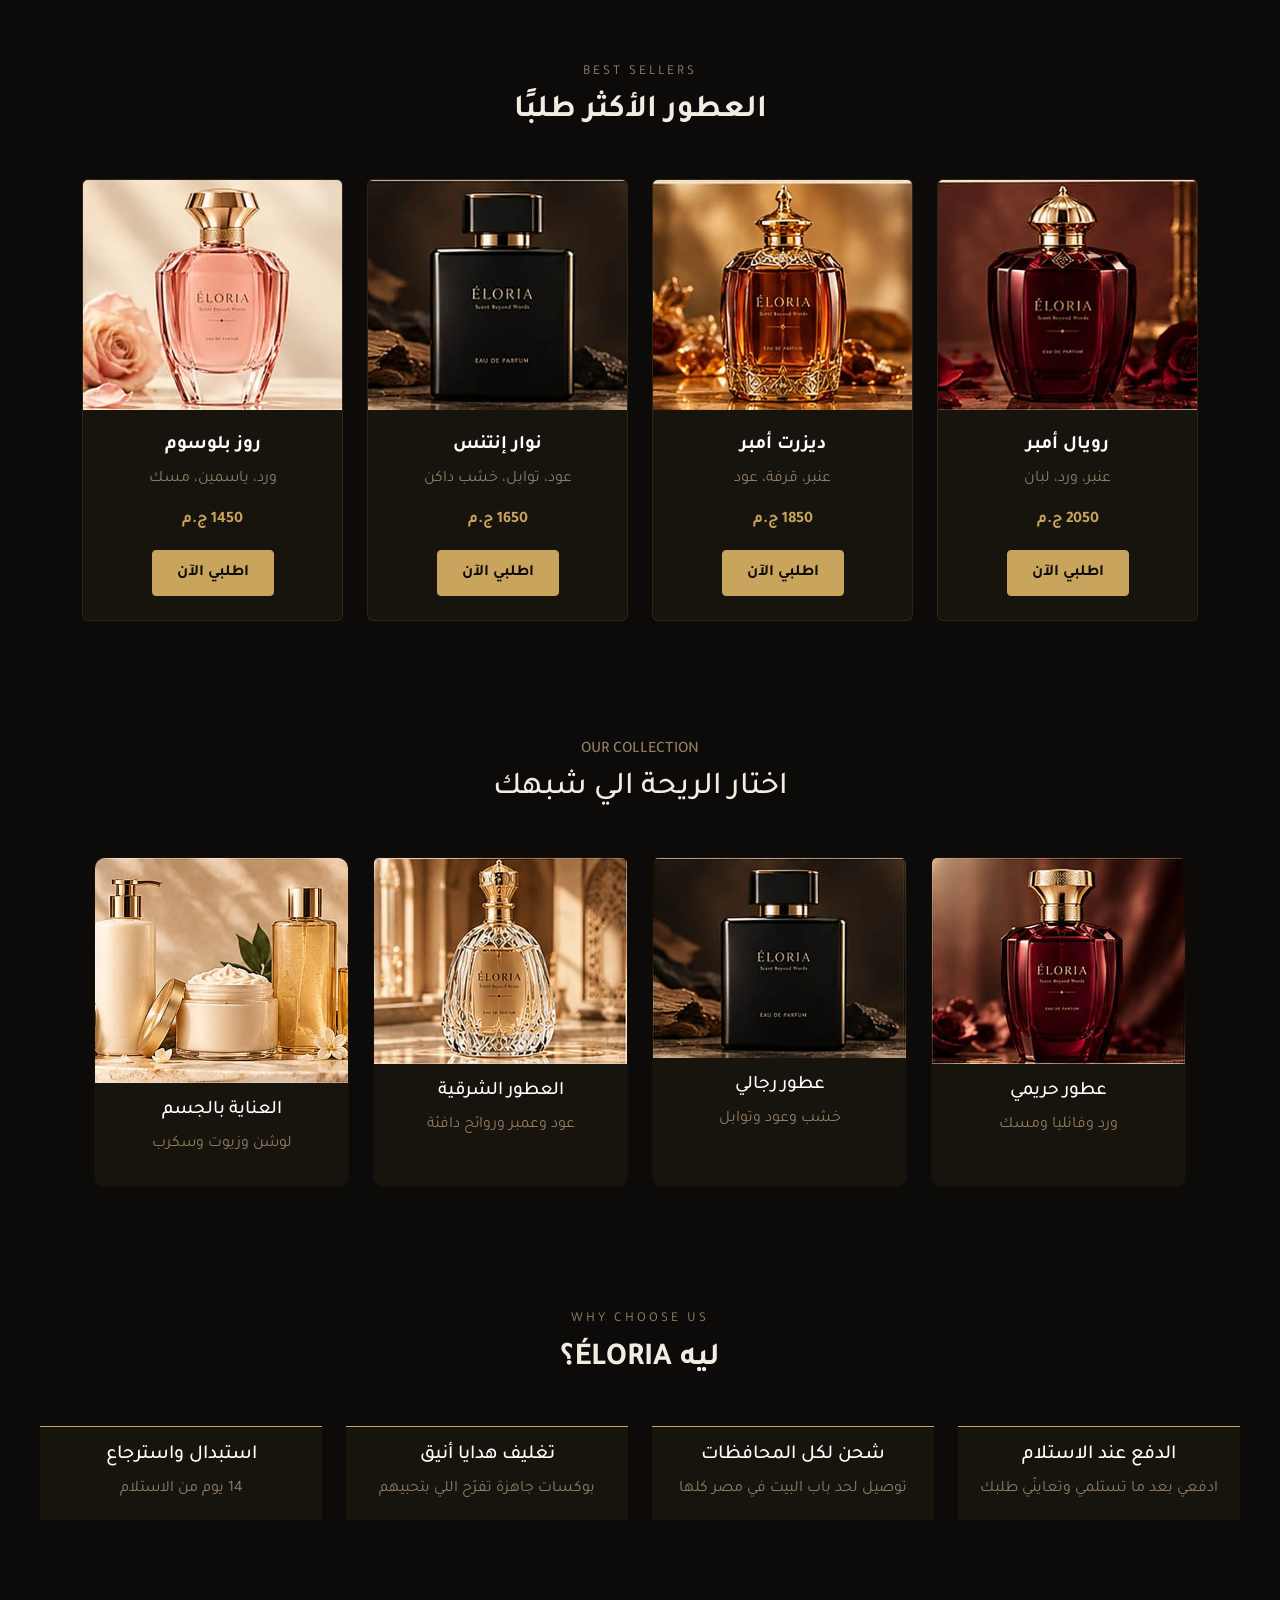
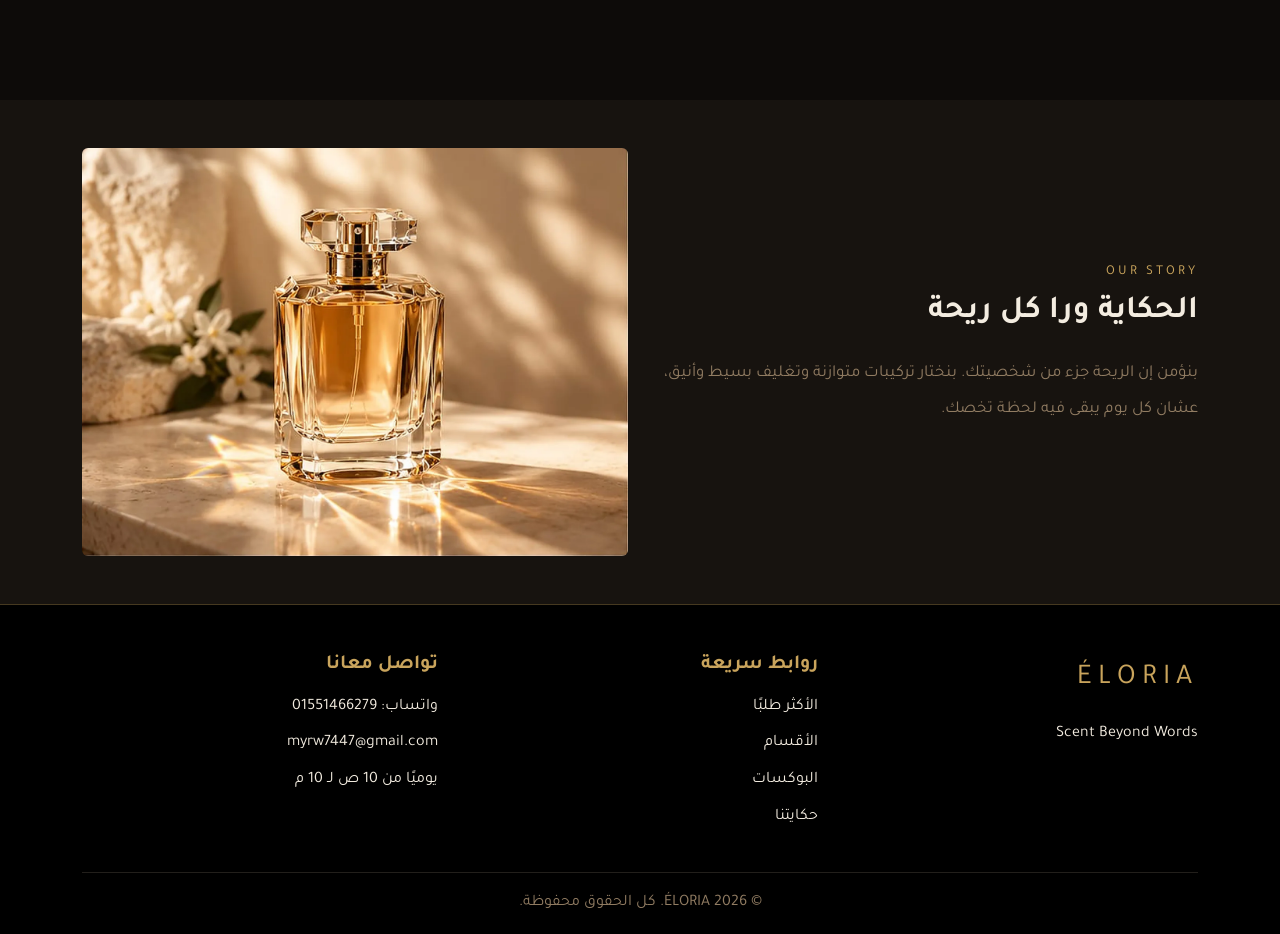
<file: index.html>
<!DOCTYPE html>
<html lang="ar" dir="rtl">

<head>
  <meta charset="UTF-8">
  <meta name="viewport" content="width=device-width, initial-scale=1.0">
  <title>ÉLORIA — عطور وعناية بالجسم</title>
  <link href="https://fonts.googleapis.com/css2?family=Tajawal:wght@400;500;700&display=swap" rel="stylesheet">

  <!-- ملف CSS لكل قسم. ممنوع تعدلوا في الـ head، وكل واحد يكتب في ملفه بس -->
  <link href="https://cdn.jsdelivr.net/npm/bootstrap@5.3.8/dist/css/bootstrap.min.css" rel="stylesheet">
  <link rel="stylesheet" href="css/base.css">
  <link rel="stylesheet" href="css/navbar.css">
  <link rel="stylesheet" href="css/hero.css">
  <link rel="stylesheet" href="css/best-sellers.css">
  <link rel="stylesheet" href="css/collections.css">
  <link rel="stylesheet" href="css/why-us.css">
  <link rel="stylesheet" href="css/gifts.css">
  <link rel="stylesheet" href="css/story.css">
  <link rel="stylesheet" href="css/contact-band.css">
  <link rel="stylesheet" href="css/footer.css">

</head>

<body>

  <!-- ============================================================
       كل عضو يكتب جوه قسمه بس (بين START و END) ومايلمسش أقسام غيره.
       الصور في فولدر images/ وتتكتب كـ images/اسم-الصورة.webp
       ============================================================ -->


  <!-- ========== START Member-1: Navbar ========== -->
  <header id="navbar">

  </header>
  <!-- ========== END Member-1: Navbar ========== -->



  <!-- ========== START Member-1: Hero ========== -->
  <section id="hero">

  </section>
  <!-- ========== END Member-1: Hero ========== -->



  <!-- ========== START Rahma Ayman : العطور الأكثر طلبًا ========== -->
    <section id="best-sellers" class="section best-sellers">
      <div class="container">
    
        <span class="small-title mb-2">Best Sellers</span>
        <h2 class="fw-bold mb-5">العطور الأكثر طلبًا</h2>
    
        <div class="row g-4">
    
          <div class="col-lg-3 col-md-6">
            <article class="card bs-card h-100">
              <img src="images/perfume-oriental-03-royal-amber.webp" class="card-img-top"
                alt="زجاجة عطر رويال أمبر باللون العنابي">
              <div class="card-body">
                <h5 class="card-title">رويال أمبر</h5>
                <p class="card-text">عنبر، ورد، لبان</p>
                <p class="bs-price">2050 ج.م</p>
                <a href="https://wa.me/201551466279?text=عايزة أطلب عطر رويال أمبر" target="_blank" rel="noopener"
                  class="btn">اطلبي الآن</a>
              </div>
            </article>
          </div>
    
          <div class="col-lg-3 col-md-6">
            <article class="card bs-card h-100">
              <img src="images/perfume-oriental-01-desert-amber.webp" class="card-img-top"
                alt="زجاجة عطر ديزرت أمبر باللون الكهرماني">
              <div class="card-body">
                <h5 class="card-title">ديزرت أمبر</h5>
                <p class="card-text">عنبر، قرفة، عود</p>
                <p class="bs-price">1850 ج.م</p>
                <a href="https://wa.me/201551466279?text=عايزة أطلب عطر ديزرت أمبر" target="_blank" rel="noopener"
                  class="btn">اطلبي الآن</a>
              </div>
            </article>
          </div>
    
          <div class="col-lg-3 col-md-6">
            <article class="card bs-card h-100">
              <img src="images/perfume-men-01-noir-intense.webp" class="card-img-top" alt="زجاجة عطر نوار إنتنس الأسود">
              <div class="card-body">
                <h5 class="card-title">نوار إنتنس</h5>
                <p class="card-text">عود، توابل، خشب داكن</p>
                <p class="bs-price">1650 ج.م</p>
                <a href="https://wa.me/201551466279?text=عايز أطلب عطر نوار إنتنس" target="_blank" rel="noopener"
                  class="btn">اطلبي الآن</a>
              </div>
            </article>
          </div>
    
          <div class="col-lg-3 col-md-6">
            <article class="card bs-card h-100">
              <img src="images/perfume-women-01-rose-blossom.webp" class="card-img-top" alt="زجاجة عطر روز بلوسوم الوردي">
              <div class="card-body">
                <h5 class="card-title">روز بلوسوم</h5>
                <p class="card-text">ورد، ياسمين، مسك</p>
                <p class="bs-price">1450 ج.م</p>
                <a href="https://wa.me/201551466279?text=عايزة أطلب عطر روز بلوسوم" target="_blank" rel="noopener"
                  class="btn">اطلبي الآن</a>
              </div>
            </article>
          </div>
    
        </div>
      </div>
    </section>

  <!-- ========== END Member-2: العطور الأكثر طلبًا ========== -->



  <!-- ========== START Mahmoud Mohamed Mostafa: الأقسام (Collections) ========== -->
  <section id="collections" class="section collections">

    <div class="container">
      <div class="titel">
        <h4 class="h6">OUR COLLECTION</h4>
      </div>

      <div class="sub-titel">
        <h2>اختار الريحة الي شبهك</h2>
      </div>

      <div class="container text-center coll-img">
        <div class="row">

          <div class="col-lg-3 col-md-3">

            <section class="card coll-card" style="max-width: 320px">
              <img src="images/perfume-women-03-velvet-oud.webp" class="card-img-top" alt="...">
              <div class="card-body">
                <h4 class="card-title">عطور حريمي</h4>
                <p class="card-text">ورد وفانليا ومسك</p>
              </div>
            </section>

          </div>

          <div class="col-lg-3 col-md-3">

            <section class="card coll-card" style="max-width: 320px">
              <img src="images/perfume-men-01-noir-intense.webp" class="card-img-top" alt="...">
              <div class="card-body">
                <h4 class="card-title">عطور رجالي</h4>
                <p class="card-text">خشب وعود وتوابل</p>
              </div>
            </section>

          </div>

          <div class="col-lg-3 col-md-3">

            <section class="card coll-card" style="max-width: 320px">
              <img src="images/perfume-oriental-04-arabian-oud.webp" class="card-img-top" alt="...">
              <div class="card-body">
                <h4 class="card-title">العطور الشرقية</h4>
                <p class="card-text">عود وعمبر وروائح دافئة</p>
              </div>
            </section>

          </div>

          <div class="col-lg-3 col-md-3">

            <section class="card coll-card" style="max-width: 320px">
              <img class="care" src="images/banner-body-care.webp" class="card-img-top" alt="...">
              <div class="card-body">
                <h4 class="card-title">العناية بالجسم</h4>
                <p class="card-text">لوشن وزيوت وسكرب</p>

              </div>
            </section>
            
          </div>

        </div>
      </div>
    </div>

  </section>
  <!-- ========== END Mahmoud Mohamed Mostafa: الأقسام (Collections) ========== -->



  <!-- ========== START Marwa Ghazal: ليه ÉLORIA ========== -->
  <section id="why-us" class="section why-us">
    <span class="small-title mb-2">Why Choose Us</span>
    <h2 class="fw-bold mb-5">ليه ÉLORIA؟</h2>

    <div class="row g-4">

      <div class="col-lg-3 col-md-6">
        <div class="card why-card h-100">
          <div class="card-body">
            <h5 class="card-title">الدفع عند الاستلام</h5>
            <p class="card-text">ادفعي بعد ما تستلمي وتعاينّي طلبك</p>
          </div>
        </div>
      </div>

      <div class="col-lg-3 col-md-6">
        <div class="card why-card h-100">
          <div class="card-body">
            <h5 class="card-title">شحن لكل المحافظات</h5>
            <p class="card-text">توصيل لحد باب البيت في مصر كلها</p>
          </div>
        </div>
      </div>

      <div class="col-lg-3 col-md-6">
        <div class="card why-card h-100">
          <div class="card-body">
            <h5 class="card-title">تغليف هدايا أنيق</h5>
            <p class="card-text">بوكسات جاهزة تفرّح اللي بتحبيهم</p>
          </div>
        </div>
      </div>

      <div class="col-lg-3 col-md-6">
        <div class="card why-card h-100">
          <div class="card-body">
            <h5 class="card-title">استبدال واسترجاع</h5>
            <p class="card-text">14 يوم من الاستلام</p>
          </div>
        </div>
      </div>

    </div>
  </section>
  <!-- ========== END Marwa Ghazal: ليه ÉLORIA ========== -->



  <!-- ========== START Member-4: البوكسات (Gift Sets) ========== -->
  <section id="gifts" class="section">

  </section>
  <!-- ========== END Member-4: البوكسات (Gift Sets) ========== -->



<!-- ========== START Marwa Ghazal: الحكاية (Our Story) ========== -->
  <section id="story" class="story py-5">
    <div class="container">
      <div class="row align-items-center g-4">

        <div class="col-lg-6">
          <span class="small-title mb-2">Our Story</span>
          <h2 class="fw-bold">الحكاية ورا كل ريحة</h2>
          <p class="story-text">بنؤمن إن الريحة جزء من شخصيتك. بنختار تركيبات متوازنة وتغليف بسيط وأنيق، عشان كل يوم يبقى فيه لحظة تخصك.</p>
        </div>

        <div class="col-lg-6">
          <img src="images/story-art-of-fragrance.webp" class="img-fluid rounded" alt="زجاجة عطر ÉLORIA في ضوء الشمس">
        </div>

      </div>
    </div>
  </section>
  <!-- ========== END Marwa Ghazal: الحكاية (Our Story) ========== -->


  <!-- ========== START Member-1: شريط التواصل ========== -->
  <section id="contact-band">

  </section>
  <!-- ========== END Member-1: شريط التواصل ========== -->



  <!-- ========== START Marwa Ghazal: Footer ========== -->
  <footer id="footer" class="site-footer pt-5">
    <div class="container">
      <div class="row g-4">

        <div class="col-lg-4 col-md-12">
          <a href="#navbar" class="logo">ÉLORIA</a>
          <p class="mt-3 mb-0">Scent Beyond Words</p>
        </div>

        <div class="col-lg-4 col-md-6">
          <h5 class="fw-bold mb-3">روابط سريعة</h5>
          <ul class="list-unstyled">
            <li class="mb-2"><a href="#best-sellers">الأكثر طلبًا</a></li>
            <li class="mb-2"><a href="#collections">الأقسام</a></li>
            <li class="mb-2"><a href="#gifts">البوكسات</a></li>
            <li class="mb-2"><a href="#story">حكايتنا</a></li>
          </ul>
        </div>

        <div class="col-lg-4 col-md-6">
          <h5 class="fw-bold mb-3">تواصل معانا</h5>
          <ul class="list-unstyled">
            <li class="mb-2"><a href="https://wa.me/201551466279" target="_blank" rel="noopener">واتساب: <span dir="ltr">01551466279</span></a></li>
            <li class="mb-2"><a href="mailto:myrw7447@gmail.com">myrw7447@gmail.com</a></li>
            <li class="mb-2">يوميًا من 10 ص لـ 10 م</li>
          </ul>
        </div>

      </div>

      <div class="footer-bottom text-center mt-4 py-3">
        <p class="mb-0">© ÉLORIA 2026. كل الحقوق محفوظة.</p>
      </div>
    </div>
  </footer>
  <!-- ========== END Marwa Ghazal: Footer ========== -->

  <script src="https://cdn.jsdelivr.net/npm/bootstrap@5.3.8/dist/js/bootstrap.bundle.min.js"></script>

</body>

</html>
</file>
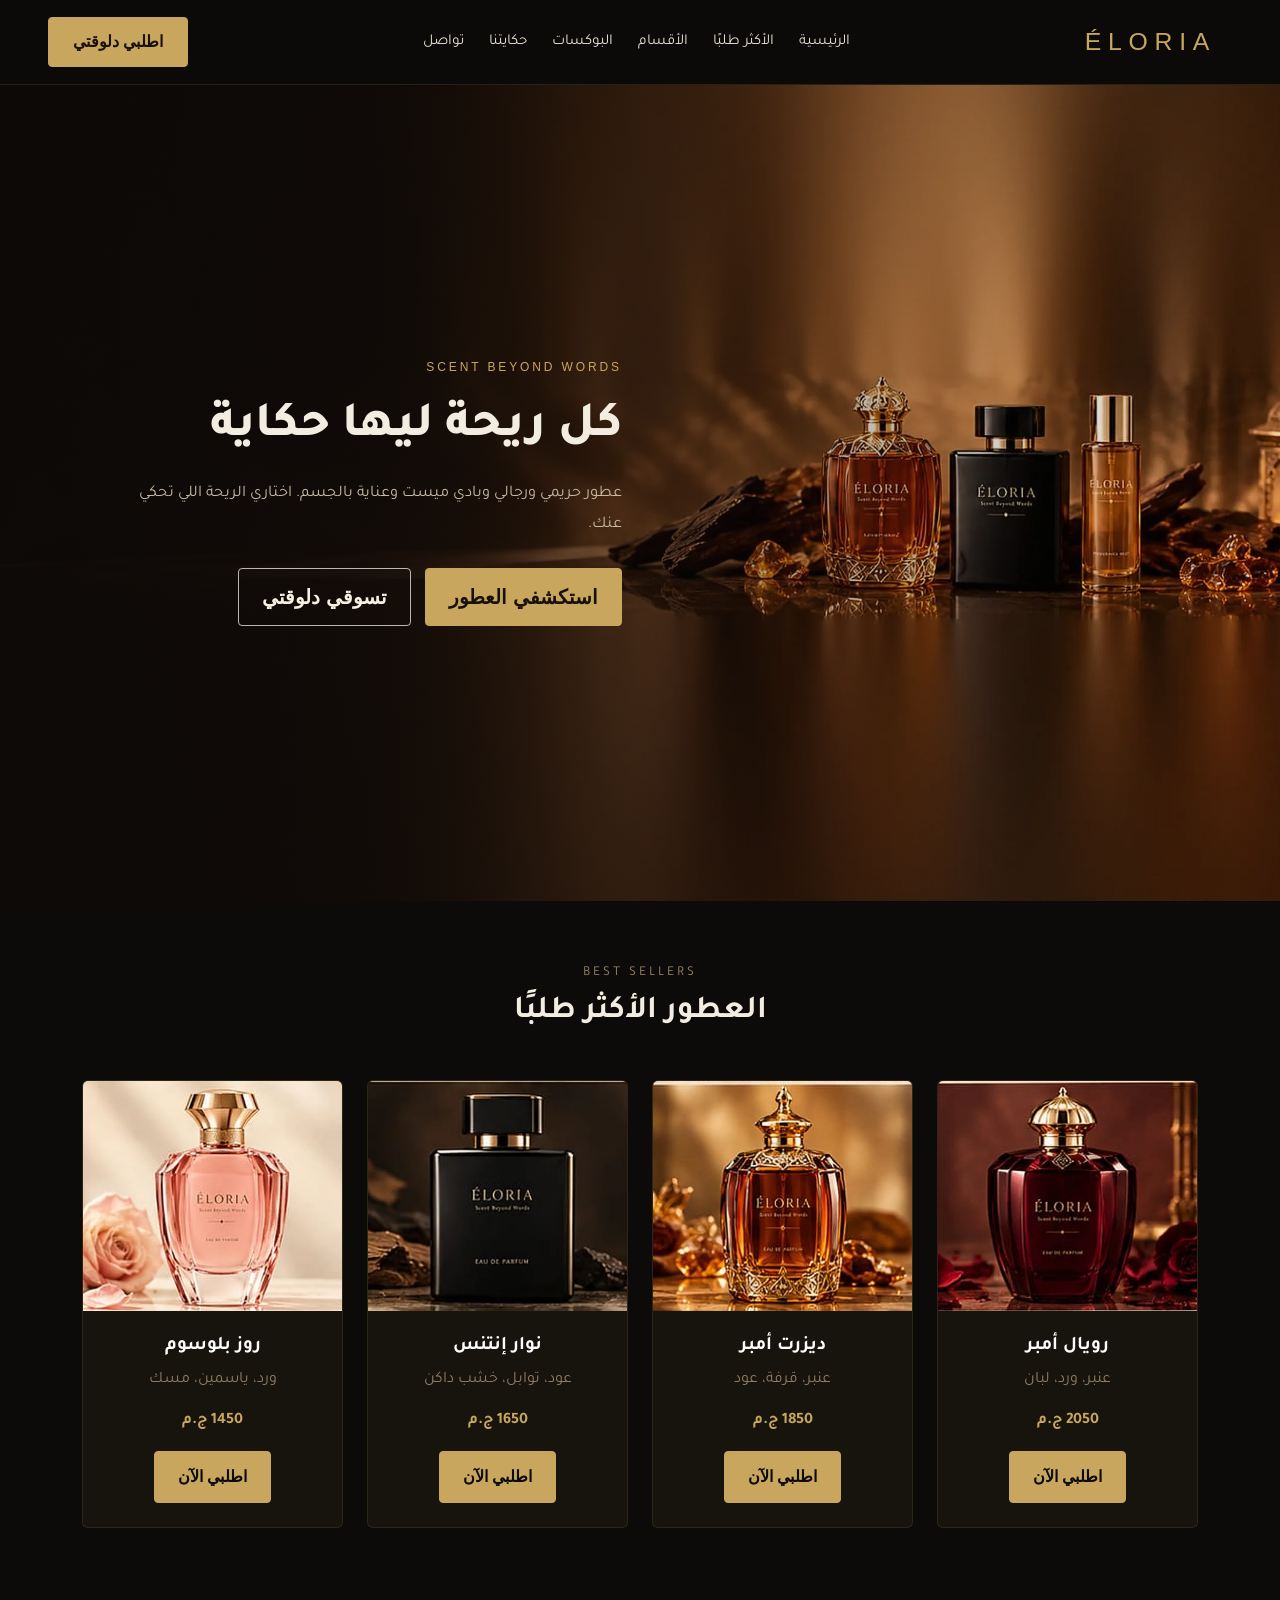
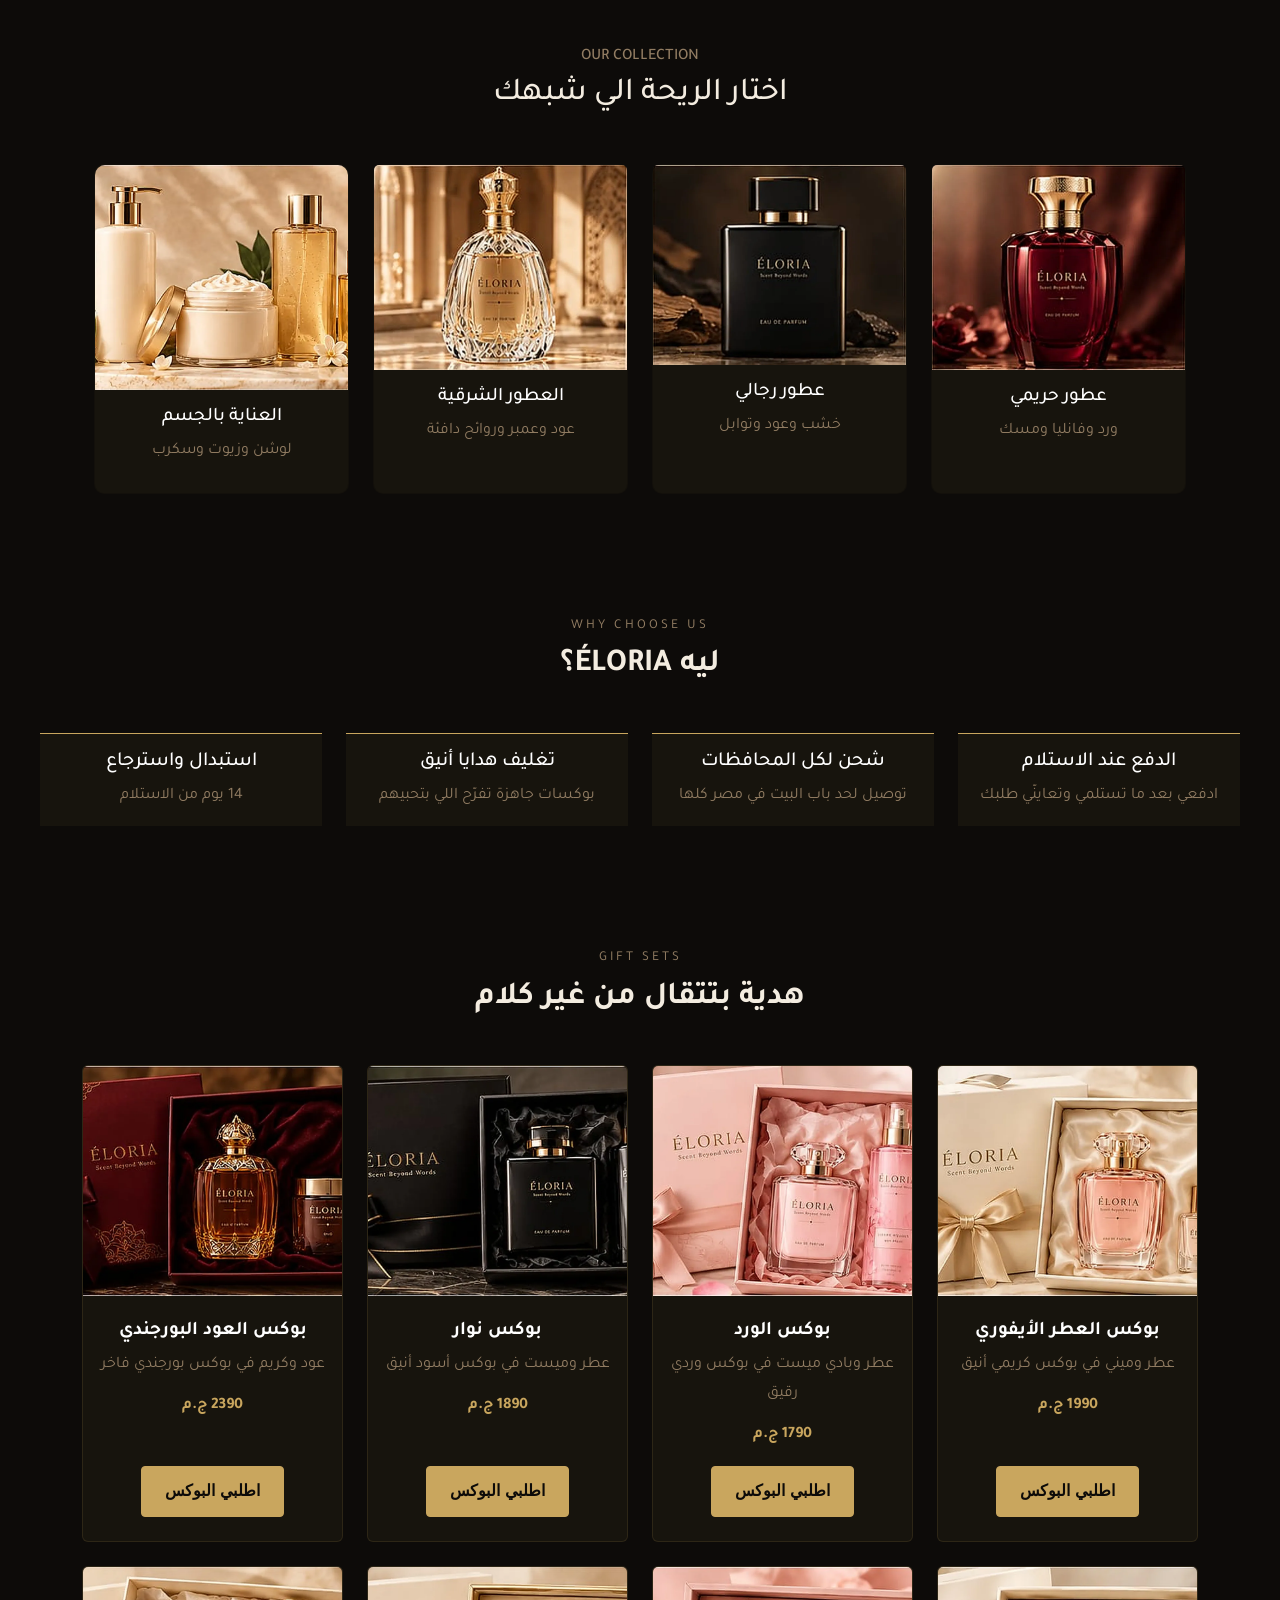
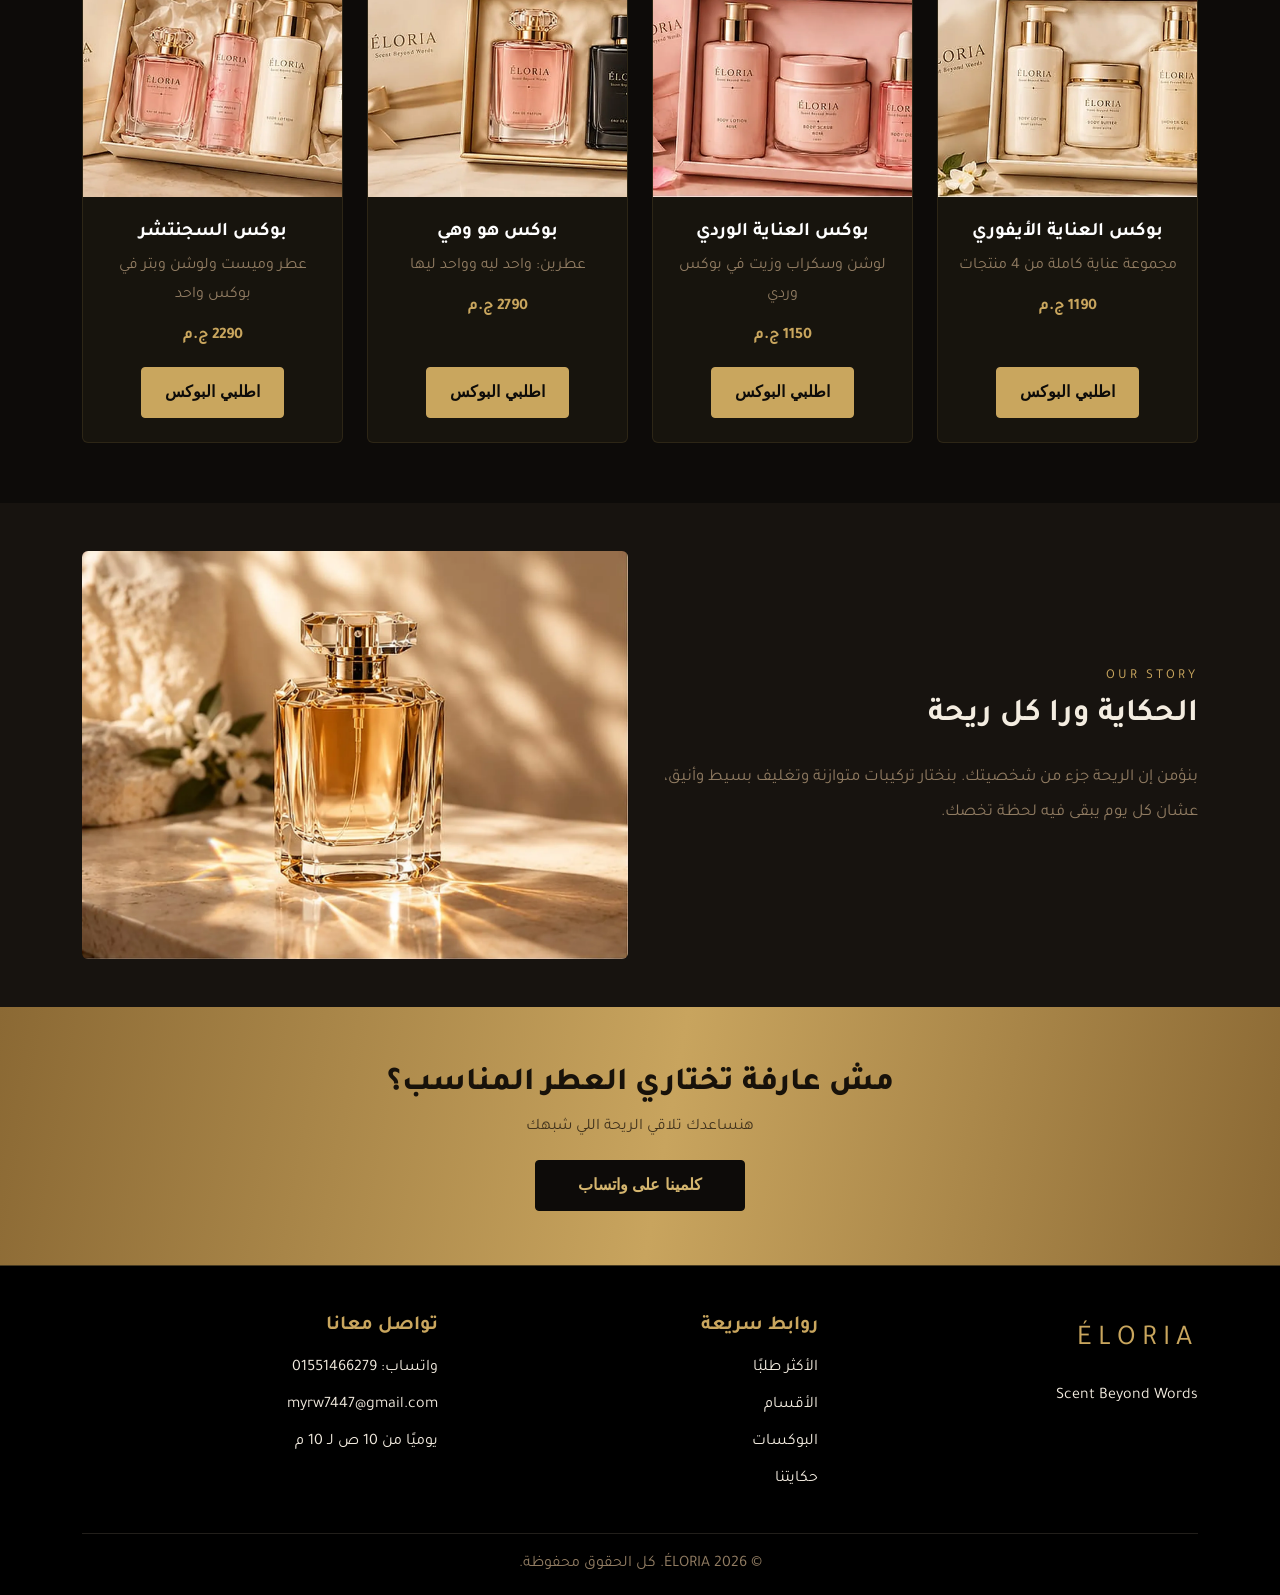
<file: miniProject/index.html>
<!DOCTYPE html>
<html lang="ar" dir="rtl">

<head>
  <meta charset="UTF-8">
  <meta name="viewport" content="width=device-width, initial-scale=1.0">
  <title>ÉLORIA — عطور وعناية بالجسم</title>
  <link href="https://fonts.googleapis.com/css2?family=Tajawal:wght@400;500;700&display=swap" rel="stylesheet">

  <!-- ملف CSS لكل قسم. ممنوع تعدلوا في الـ head، وكل واحد يكتب في ملفه بس -->
  <link href="https://cdn.jsdelivr.net/npm/bootstrap@5.3.8/dist/css/bootstrap.min.css" rel="stylesheet">
  <link rel="stylesheet" href="css/base.css">
  <link rel="stylesheet" href="css/navbar.css">
  <link rel="stylesheet" href="css/hero.css">
  <link rel="stylesheet" href="css/best-sellers.css">
  <link rel="stylesheet" href="css/collections.css">
  <link rel="stylesheet" href="css/why-us.css">
  <link rel="stylesheet" href="css/gifts.css">
  <link rel="stylesheet" href="css/story.css">
  <link rel="stylesheet" href="css/contact-band.css">
  <link rel="stylesheet" href="css/footer.css">
  
</head>

<body>

  <!-- ============================================================
       كل عضو يكتب جوه قسمه بس (بين START و END) ومايلمسش أقسام غيره.
       الصور في فولدر images/ وتتكتب كـ images/اسم-الصورة.webp
       ============================================================ -->


  <!-- ========== START ZiadAshRaf: Navbar ========== -->

  <header id="navbar">

  </header>
<header class="site-header">
  <div class="nav-postion">
    <nav class="navbar navbar-expand-lg navbar-dark container-fluid px-4 px-lg-5 sticky-top">
      <a class="brand navbar-brand order-0" href="#home" aria-label="Éloria home">ÉLORIA</a>
      <button class="navbar-toggler order-1" type="button" data-bs-toggle="collapse" data-bs-target="#mainNav" aria-controls="mainNav" aria-expanded="false" aria-label="فتح القائمة">
        <span class="navbar-toggler-icon"></span>
      </button>
      <div class="collapse navbar-collapse order-2" id="mainNav">
        <ul class="navbar-nav mx-auto mb-2 mb-lg-0">
          <li class="nav-item"><a class="nav-link" href="#home">الرئيسية</a></li>
          <li class="nav-item"><a class="nav-link" href="#best-sellers">الأكثر طلبًا</a></li>
          <li class="nav-item"><a class="nav-link" href="#collections">الأقسام</a></li>
          <li class="nav-item"><a class="nav-link" href="#gifts">البوكسات</a></li>
          <li class="nav-item"><a class="nav-link" href="#story">حكايتنا</a></li>
          <li class="nav-item"><a class="nav-link" href="#contact">تواصل</a></li>
        </ul>
      </div>
      <a class="btn btn-gold header-cta order-3" href="#contact">اطلبي دلوقتي</a>
    </nav>
  </div>
  </header>
  <!-- ========== END ZiadAshRaf: Navbar ========== -->


  <!-- ========== START ZiadAshRaf: Hero ========== -->
    <section class="hero" id="home">
      <div class="hero-shade"></div>
      <div class="container hero-content">
        <div class="hero-copy">
          <p class="eyebrow" >SCENT BEYOND WORDS</p>
          <h1>كل ريحة ليها حكاية</h1>
          <p class="hero-description">عطور حريمي ورجالي وبادي ميست وعناية بالجسم. اختاري الريحة اللي تحكي عنك.</p>
          <div class="hero-actions">
            <a class="btn btn-gold btn-lg" href="#best-sellers">استكشفي العطور</a>
            <a class="btn btn-outline-light btn-lg" href="#collections">تسوقي دلوقتي</a>

          </div>
        </div>
      </div>
  </section>
  <!-- ========== END ZiadAshRaf: Hero ========== -->



  <!-- ========== START Rahma Ayman : العطور الأكثر طلبًا ========== -->
    <section id="best-sellers" class="section best-sellers">
      <div class="container">
    
        <span class="small-title mb-2">Best Sellers</span>
        <h2 class="fw-bold mb-5">العطور الأكثر طلبًا</h2>
    
        <div class="row g-4">
    
          <div class="col-lg-3 col-md-6">
            <article class="card bs-card h-100">
              <img src="images/perfume-oriental-03-royal-amber.webp" class="card-img-top"
                alt="زجاجة عطر رويال أمبر باللون العنابي">
              <div class="card-body">
                <h5 class="card-title">رويال أمبر</h5>
                <p class="card-text">عنبر، ورد، لبان</p>
                <p class="bs-price">2050 ج.م</p>
                <a href="https://wa.me/201551466279?text=عايزة أطلب عطر رويال أمبر" target="_blank" rel="noopener"
                  class="btn">اطلبي الآن</a>
              </div>
            </article>
          </div>
    
          <div class="col-lg-3 col-md-6">
            <article class="card bs-card h-100">
              <img src="images/perfume-oriental-01-desert-amber.webp" class="card-img-top"
                alt="زجاجة عطر ديزرت أمبر باللون الكهرماني">
              <div class="card-body">
                <h5 class="card-title">ديزرت أمبر</h5>
                <p class="card-text">عنبر، قرفة، عود</p>
                <p class="bs-price">1850 ج.م</p>
                <a href="https://wa.me/201551466279?text=عايزة أطلب عطر ديزرت أمبر" target="_blank" rel="noopener"
                  class="btn">اطلبي الآن</a>
              </div>
            </article>
          </div>
    
          <div class="col-lg-3 col-md-6">
            <article class="card bs-card h-100">
              <img src="images/perfume-men-01-noir-intense.webp" class="card-img-top" alt="زجاجة عطر نوار إنتنس الأسود">
              <div class="card-body">
                <h5 class="card-title">نوار إنتنس</h5>
                <p class="card-text">عود، توابل، خشب داكن</p>
                <p class="bs-price">1650 ج.م</p>
                <a href="https://wa.me/201551466279?text=عايز أطلب عطر نوار إنتنس" target="_blank" rel="noopener"
                  class="btn">اطلبي الآن</a>
              </div>
            </article>
          </div>
    
          <div class="col-lg-3 col-md-6">
            <article class="card bs-card h-100">
              <img src="images/perfume-women-01-rose-blossom.webp" class="card-img-top" alt="زجاجة عطر روز بلوسوم الوردي">
              <div class="card-body">
                <h5 class="card-title">روز بلوسوم</h5>
                <p class="card-text">ورد، ياسمين، مسك</p>
                <p class="bs-price">1450 ج.م</p>
                <a href="https://wa.me/201551466279?text=عايزة أطلب عطر روز بلوسوم" target="_blank" rel="noopener"
                  class="btn">اطلبي الآن</a>
              </div>
            </article>
          </div>
    
        </div>
      </div>
    </section>

  <!-- ========== END Member-2: العطور الأكثر طلبًا ========== -->



  <!-- ========== START Mahmoud Mohamed Mostafa: الأقسام (Collections) ========== -->
  <section id="collections" class="section collections">

    <div class="container">
      <div class="titel">
        <h4 class="h6">OUR COLLECTION</h4>
      </div>

      <div class="sub-titel">
        <h2>اختار الريحة الي شبهك</h2>
      </div>

      <div class="container text-center coll-img">
        <div class="row">

          <div class="col-lg-3 col-md-3">

            <section class="card coll-card" style="max-width: 320px">
              <img src="images/perfume-women-03-velvet-oud.webp" class="card-img-top" alt="...">
              <div class="card-body">
                <h4 class="card-title">عطور حريمي</h4>
                <p class="card-text">ورد وفانليا ومسك</p>
              </div>
            </section>

          </div>

          <div class="col-lg-3 col-md-3">

            <section class="card coll-card" style="max-width: 320px">
              <img src="images/perfume-men-01-noir-intense.webp" class="card-img-top" alt="...">
              <div class="card-body">
                <h4 class="card-title">عطور رجالي</h4>
                <p class="card-text">خشب وعود وتوابل</p>
              </div>
            </section>

          </div>

          <div class="col-lg-3 col-md-3">

            <section class="card coll-card" style="max-width: 320px">
              <img src="images/perfume-oriental-04-arabian-oud.webp" class="card-img-top" alt="...">
              <div class="card-body">
                <h4 class="card-title">العطور الشرقية</h4>
                <p class="card-text">عود وعمبر وروائح دافئة</p>
              </div>
            </section>

          </div>

          <div class="col-lg-3 col-md-3">

            <section class="card coll-card" style="max-width: 320px">
              <img class="care" src="images/banner-body-care.webp" class="card-img-top" alt="...">
              <div class="card-body">
                <h4 class="card-title">العناية بالجسم</h4>
                <p class="card-text">لوشن وزيوت وسكرب</p>

              </div>
            </section>
            
          </div>

        </div>
      </div>
    </div>

  </section>
  <!-- ========== END Mahmoud Mohamed Mostafa: الأقسام (Collections) ========== -->



  <!-- ========== START Marwa Ghazal: ليه ÉLORIA ========== -->
  <section id="why-us" class="section why-us">
    <span class="small-title mb-2">Why Choose Us</span>
    <h2 class="fw-bold mb-5">ليه ÉLORIA؟</h2>

    <div class="row g-4">

      <div class="col-lg-3 col-md-6">
        <div class="card why-card h-100">
          <div class="card-body">
            <h5 class="card-title">الدفع عند الاستلام</h5>
            <p class="card-text">ادفعي بعد ما تستلمي وتعاينّي طلبك</p>
          </div>
        </div>
      </div>

      <div class="col-lg-3 col-md-6">
        <div class="card why-card h-100">
          <div class="card-body">
            <h5 class="card-title">شحن لكل المحافظات</h5>
            <p class="card-text">توصيل لحد باب البيت في مصر كلها</p>
          </div>
        </div>
      </div>

      <div class="col-lg-3 col-md-6">
        <div class="card why-card h-100">
          <div class="card-body">
            <h5 class="card-title">تغليف هدايا أنيق</h5>
            <p class="card-text">بوكسات جاهزة تفرّح اللي بتحبيهم</p>
          </div>
        </div>
      </div>

      <div class="col-lg-3 col-md-6">
        <div class="card why-card h-100">
          <div class="card-body">
            <h5 class="card-title">استبدال واسترجاع</h5>
            <p class="card-text">14 يوم من الاستلام</p>
          </div>
        </div>
      </div>

    </div>
  </section>
  <!-- ========== END Marwa Ghazal: ليه ÉLORIA ========== -->



  <!-- ========== START asem mohamed: البوكسات (Gift Sets) ========== -->
  <section id="gifts" class="section gifts">
    <div class="container">

      <span class="small-title mb-2">Gift Sets</span>
      <h2 class="fw-bold mb-5">هدية بتتقال من غير كلام</h2>

      <div class="row g-4">

          <div class="col-lg-3 col-md-6">
            <article class="card gift-card h-100">
              <img src="images/gift-ivory-perfume-duo.webp" class="card-img-top" alt="صندوق هدايا كريمي بشريطة ذهبية فيه عطر كبير وعطر ميني وردي" loading="lazy">
              <div class="card-body">
                <h5 class="card-title">بوكس العطر الأيفوري</h5>
                <p class="card-text">عطر وميني في بوكس كريمي أنيق</p>
                <p class="gift-price">1990 ج.م</p>
                <a href="https://wa.me/201551466279?text=عايزة أطلب بوكس العطر الأيفوري" target="_blank" rel="noopener"
                  class="btn">اطلبي البوكس</a>
              </div>
            </article>
          </div>

          <div class="col-lg-3 col-md-6">
            <article class="card gift-card h-100">
              <img src="images/gift-pink-perfume-mist.webp" class="card-img-top" alt="بوكس وردي فيه زجاجة عطر وبادي ميست وردة طبيعية بجانبه" loading="lazy">
              <div class="card-body">
                <h5 class="card-title">بوكس الورد</h5>
                <p class="card-text">عطر وبادي ميست في بوكس وردي رقيق</p>
                <p class="gift-price">1790 ج.م</p>
                <a href="https://wa.me/201551466279?text=عايزة أطلب بوكس الورد" target="_blank" rel="noopener"
                  class="btn">اطلبي البوكس</a>
              </div>
            </article>
          </div>

          <div class="col-lg-3 col-md-6">
            <article class="card gift-card h-100">
              <img src="images/gift-noir-perfume-mist.webp" class="card-img-top" alt="بوكس أسود بشريطة ذهبية فيه عطر وميست باللون الأسود" loading="lazy">
              <div class="card-body">
                <h5 class="card-title">بوكس نوار</h5>
                <p class="card-text">عطر وميست في بوكس أسود أنيق</p>
                <p class="gift-price">1890 ج.م</p>
                <a href="https://wa.me/201551466279?text=عايزة أطلب بوكس نوار" target="_blank" rel="noopener"
                  class="btn">اطلبي البوكس</a>
              </div>
            </article>
          </div>

          <div class="col-lg-3 col-md-6">
            <article class="card gift-card h-100">
              <img src="images/gift-burgundy-oud.webp" class="card-img-top" alt="بوكس بورجندي بزخارف ذهبية فيه زجاجة عود وكريم على قطيفة" loading="lazy">
              <div class="card-body">
                <h5 class="card-title">بوكس العود البورجندي</h5>
                <p class="card-text">عود وكريم في بوكس بورجندي فاخر</p>
                <p class="gift-price">2390 ج.م</p>
                <a href="https://wa.me/201551466279?text=عايزة أطلب بوكس العود البورجندي" target="_blank" rel="noopener"
                  class="btn">اطلبي البوكس</a>
              </div>
            </article>
          </div>

          <div class="col-lg-3 col-md-6">
            <article class="card gift-card h-100">
              <img src="images/gift-ivory-body-care.webp" class="card-img-top" alt="بوكس كريمي فيه لوشن وبتر وشاور جل وزيت للجسم" loading="lazy">
              <div class="card-body">
                <h5 class="card-title">بوكس العناية الأيفوري</h5>
                <p class="card-text">مجموعة عناية كاملة من 4 منتجات</p>
                <p class="gift-price">1190 ج.م</p>
                <a href="https://wa.me/201551466279?text=عايزة أطلب بوكس العناية الأيفوري" target="_blank" rel="noopener"
                  class="btn">اطلبي البوكس</a>
              </div>
            </article>
          </div>

          <div class="col-lg-3 col-md-6">
            <article class="card gift-card h-100">
              <img src="images/gift-pink-body-care.webp" class="card-img-top" alt="بوكس وردي فيه لوشن وسكراب وزيت للجسم بجانب وردة" loading="lazy">
              <div class="card-body">
                <h5 class="card-title">بوكس العناية الوردي</h5>
                <p class="card-text">لوشن وسكراب وزيت في بوكس وردي</p>
                <p class="gift-price">1150 ج.م</p>
                <a href="https://wa.me/201551466279?text=عايزة أطلب بوكس العناية الوردي" target="_blank" rel="noopener"
                  class="btn">اطلبي البوكس</a>
              </div>
            </article>
          </div>

          <div class="col-lg-3 col-md-6">
            <article class="card gift-card h-100">
              <img src="images/gift-his-and-hers.webp" class="card-img-top" alt="بوكس ذهبي فيه عطر وردي حريمي وعطر أسود رجالي" loading="lazy">
              <div class="card-body">
                <h5 class="card-title">بوكس هو وهي</h5>
                <p class="card-text">عطرين: واحد ليه وواحد ليها</p>
                <p class="gift-price">2790 ج.م</p>
                <a href="https://wa.me/201551466279?text=عايزة أطلب بوكس هو وهي" target="_blank" rel="noopener"
                  class="btn">اطلبي البوكس</a>
              </div>
            </article>
          </div>

          <div class="col-lg-3 col-md-6">
            <article class="card gift-card h-100">
              <img src="images/gift-signature-perfume.webp" class="card-img-top" alt="بوكس كريمي فيه عطر وميست ولوشن وبتر للجسم" loading="lazy">
              <div class="card-body">
                <h5 class="card-title">بوكس السجنتشر</h5>
                <p class="card-text">عطر وميست ولوشن وبتر في بوكس واحد</p>
                <p class="gift-price">2290 ج.م</p>
                <a href="https://wa.me/201551466279?text=عايزة أطلب بوكس السجنتشر" target="_blank" rel="noopener"
                  class="btn">اطلبي البوكس</a>
              </div>
            </article>
          </div>

      </div>
    </div>
  </section>
  <!-- ========== END asem mohamed: البوكسات (Gift Sets) ========== -->



<!-- ========== START Marwa Ghazal: الحكاية (Our Story) ========== -->
  <section id="story" class="story py-5">
    <div class="container">
      <div class="row align-items-center g-4">

        <div class="col-lg-6">
          <span class="small-title mb-2">Our Story</span>
          <h2 class="fw-bold">الحكاية ورا كل ريحة</h2>
          <p class="story-text">بنؤمن إن الريحة جزء من شخصيتك. بنختار تركيبات متوازنة وتغليف بسيط وأنيق، عشان كل يوم يبقى فيه لحظة تخصك.</p>
        </div>

        <div class="col-lg-6">
          <img src="images/story-art-of-fragrance.webp" class="img-fluid rounded" alt="زجاجة عطر ÉLORIA في ضوء الشمس">
        </div>

      </div>
    </div>
  </section>
  <!-- ========== END Marwa Ghazal: الحكاية (Our Story) ========== -->


  <!-- ========== START Member-1: شريط التواصل ========== -->
 <section class="contact-band" id="contact">
      <div class="container text-center">
        <h2>مش عارفة تختاري العطر المناسب؟</h2>
        <p class="contact-subtitle">هنساعدك تلاقي الريحة اللي شبهك</p>
        <a class="btn btn-dark contact-btn" id="whatsappLink" href="https://wa.me/201551466279" target="_blank" rel="noopener">كلمينا على واتساب</a>
      </div>
    </section>
  <!-- ========== END Member-1: شريط التواصل ========== -->



  <!-- ========== START Marwa Ghazal: Footer ========== -->
  <footer id="footer" class="site-footer pt-5">
    <div class="container">
      <div class="row g-4">

        <div class="col-lg-4 col-md-12">
          <a href="#navbar" class="logo">ÉLORIA</a>
          <p class="mt-3 mb-0">Scent Beyond Words</p>
        </div>

        <div class="col-lg-4 col-md-6">
          <h5 class="fw-bold mb-3">روابط سريعة</h5>
          <ul class="list-unstyled">
            <li class="mb-2"><a href="#best-sellers">الأكثر طلبًا</a></li>
            <li class="mb-2"><a href="#collections">الأقسام</a></li>
            <li class="mb-2"><a href="#gifts">البوكسات</a></li>
            <li class="mb-2"><a href="#story">حكايتنا</a></li>
          </ul>
        </div>

        <div class="col-lg-4 col-md-6">
          <h5 class="fw-bold mb-3">تواصل معانا</h5>
          <ul class="list-unstyled">
            <li class="mb-2"><a href="https://wa.me/201551466279" target="_blank" rel="noopener">واتساب: <span dir="ltr">01551466279</span></a></li>
            <li class="mb-2"><a href="mailto:myrw7447@gmail.com">myrw7447@gmail.com</a></li>
            <li class="mb-2">يوميًا من 10 ص لـ 10 م</li>
          </ul>
        </div>

      </div>

      <div class="footer-bottom text-center mt-4 py-3">
        <p class="mb-0">© ÉLORIA 2026. كل الحقوق محفوظة.</p>
      </div>
    </div>
  </footer>
  <!-- ========== END Marwa Ghazal: Footer ========== -->

  <script src="https://cdn.jsdelivr.net/npm/bootstrap@5.3.8/dist/js/bootstrap.bundle.min.js"></script>
  <script src="main.js"></script>

</body>

</html>
</file>
<file: css/base.css>
/* =====================================================
   الأساس المشترك: الألوان (variables) والـ reset والخط والأزرار .btn والعنوان الصغير والـ .section
   المسؤولة: صاحبة الـ repo (باقي الأعضاء بيستخدموه ومبيعدلوش فيه)
   ===================================================== */

/* ===== الألوان والخط ===== */
:root {
  --bg: #0d0b09;
  --card: #17130f;
  --gold: #c9a45c;
  --text: #f3ece0;
  --muted: #a89a85;
}

/* ===== إعدادات عامة ===== */
* {
  margin: 0;
  padding: 0;
  box-sizing: border-box;
}

html {
  scroll-behavior: smooth;
}

body {
  font-family: 'Tajawal', sans-serif;
  background-color: var(--bg);
  color: var(--text);
  line-height: 1.8;
}

a {
  text-decoration: none;
  color: inherit;
}

ul {
  list-style: none;
}

h2 {
  font-size: 2rem;
  margin-bottom: 30px;
}

/* ===== عناصر بتتكرر ===== */
.btn {
  display: inline-block;
  padding: 10px 24px;
  background-color: var(--gold);
  color: var(--bg);
  border: 1px solid var(--gold);
  border-radius: 4px;
  font-weight: 700;
}

.btn:hover {
  background-color: transparent;
  color: var(--gold);
}

.btn-outline {
  background-color: transparent;
  color: var(--text);
  border-color: var(--text);
}

.logo {
  font-size: 1.8rem;
  letter-spacing: 6px;
  color: var(--gold);
}

.small-title {
  display: block;
  color: var(--gold);
  font-size: 0.85rem;
  letter-spacing: 3px;
  text-transform: uppercase;
}

/* ===== الأقسام العامة ===== */
.section {
  padding: 60px 40px;
  max-width: 1300px;
  margin: 0 auto;
  text-align: center;
}

/* موبايل */
@media (max-width: 768px) {
  .section {
    padding: 40px 20px;
  }
}
</file>
<file: css/navbar.css>
/* =====================================================
   Navbar
   المسؤول: Member-1
   ===================================================== */
</file>
<file: css/hero.css>
/* =====================================================
   Hero
   المسؤول: Member-1
   ===================================================== */
</file>
<file: css/best-sellers.css>
/* =====================================================
   العطور الأكثر طلبًا
   المسؤول: رحمة ايمن 

   ===================================================== */
.best-sellers .small-title {
  color: rgba(145, 124, 98, 1.00);
}

.bs-card {
  background-color: rgba(23, 20, 13, 1.00);
  border: 1px solid rgba(201, 164, 92, 0.12);
  border-radius: 6px;
  overflow: hidden;
  cursor: pointer;
  transition: all 0.3s ease;
}

.bs-card .card-img-top {
  height: 230px;
  object-fit: cover;
  border-radius: 0;
}

.bs-card .card-body {
  display: flex;
  flex-direction: column;
  align-items: center;
  padding: 24px 16px;
}

.bs-card .card-title {
  color: white;
  font-size: 1.2rem;
  font-weight: 700;
}

.bs-card .card-text {
  color: rgba(145, 124, 98, 1.00);
  margin-bottom: 12px;
}

.bs-price {
  color: var(--gold);
  font-weight: 700;
  margin-bottom: 16px;
  transition: color 0.3s ease;
}

.bs-card .btn {
  margin-top: auto;
}

/* ===== Hover (نفس أسلوب باقي الأقسام) ===== */
.bs-card:hover {
  transform: translateY(-10px);
  background-color: rgba(145, 124, 98, 1.00);
}

.bs-card:hover .card-title,
.bs-card:hover .bs-price {
  color: black;
}

.bs-card:hover .card-text {
  color: white;
}

.bs-card:hover .btn {
  background-color: var(--bg);
  border-color: var(--bg);
  color: var(--gold);
}

/* ===== Responsive ===== */
@media (max-width: 1140px) {
  .bs-card .card-img-top {
    height: 190px;
  }
}

@media (max-width: 960px) {
  .best-sellers {
    padding-top: 40px;
    padding-bottom: 40px;
  }
}

@media (max-width: 720px) {
  .best-sellers .row {
    width: 80%;
    margin: auto;
  }

  .bs-card .card-img-top {
    height: 220px;
  }
}
</file>
<file: css/collections.css>
/* =====================================================
   الأقسام (Collections)
   المسؤول: Mahmoud Mohamed Mostafa
   ===================================================== */
   .collections{
      width: 100%;
      height: auto;
   }


   .titel h4{
      color: rgba(145, 124, 98, 1.00);
   }

   .coll-img{
      margin-top: 50px;
   }


   .coll-card{
      background-color: rgba(23, 20, 13, 1.00);
      cursor: pointer;
      height: 330px;
      border-radius: 10px;
      transition: all 0.3s ease;
      .card-title{
         color: white;
         font-size: 1.2rem;
      }

      .card-text{
         color: rgba(145, 124, 98, 1.00);

      }
   }

   .coll-card:hover{
      transform: translateY(-10px);
      background-color:  rgba(145, 124, 98, 1.00);
      .card-title{
         color: black;
      }

      .card-text{
         color: white;
      }

   }

   .care{
      height: 225px;
      object-fit: cover;
      border-radius: 10px 10px 0 0;
   }

 @media (max-width: 1140px) {
   .care{
      height: 170px;
   }
 }

  @media (max-width: 960px) {
   .coll-card{
      height: 270px;
   }   
   
   .care{
      height: 130px;
      object-fit: cover;
   } 
   }

   @media (max-width: 720px) {
      .coll-img{
         width: 70%;
         margin: auto;
      }
   .coll-card{
      height: auto;
      margin-top: 20px;
   }   
   
   .care{
      height: 130px;
      object-fit: cover;
   } 
}
</file>
<file: css/why-us.css>
/* =====================================================
   ليه ÉLORIA
   المسؤول: Marwa Ghazal
   ===================================================== */

.why-us .small-title {
  color: rgba(145, 124, 98, 1.00);
}

.why-card {
  background-color: rgba(23, 20, 13, 1.00);
  border: none;
  border-top: 1px solid var(--gold);
  border-radius: 0;
  transition: all 0.3s ease;
  .card-title {
    color: white;
  }

  .card-text {
    color: rgba(145, 124, 98, 1.00);
  }
}

.why-card:hover {
  transform: translateY(-10px);
  background-color: rgba(145, 124, 98, 1.00);
  .card-title {
    color: black;
  }

  .card-text {
    color: white;
  }
}

@media (max-width: 1140px) {
  .why-card .card-title {
    font-size: 1.05rem;
  }
}

@media (max-width: 960px) {
  .why-us {
    padding-top: 40px;
    padding-bottom: 40px;
  }
}

@media (max-width: 720px) {
  .why-us .row {
    width: 80%;
    margin: auto;
  }
}
</file>
<file: css/gifts.css>
/* =====================================================
   البوكسات (Gift Sets)
   المسؤول: Member-4
   ===================================================== */
</file>
<file: css/story.css>
/* =====================================================
   الحكاية (Our Story)
   المسؤول: Marwa Ghazal
   ===================================================== */

.story {
  background-color: var(--card);
}

.story .small-title {
  color: var(--gold);
}

.story h2 {
  margin-bottom: 25px;
}

.story-text {
  color: rgba(145, 124, 98, 1.00);
  font-size: 1.05rem;
  line-height: 2.1;
}

@media (max-width: 960px) {
  .story .col-lg-6:first-child {
    text-align: center;
  }
}

@media (max-width: 720px) {
  .story h2 {
    font-size: 1.7rem;
  }
}
</file>
<file: css/contact-band.css>
/* =====================================================
   شريط التواصل
   المسؤول: Member-1
   ===================================================== */
</file>
<file: css/footer.css>
/* =====================================================
   Footer
   المسؤول: Marwa Ghazal
   ===================================================== */

.site-footer {
  background-color: black;
  border-top: 1px solid rgba(201, 164, 92, 0.35);
}

.site-footer h5 {
  color: var(--gold);
}

.site-footer a:hover {
  color: var(--gold);
}

.footer-bottom {
  border-top: 1px solid rgba(168, 154, 133, 0.2);
}

.footer-bottom p {
  color: rgba(145, 124, 98, 1.00);
}

@media (max-width: 960px) {
  .site-footer .col-md-12 {
    text-align: center;
  }
}

@media (max-width: 720px) {
  .site-footer {
    text-align: center;
  }
}
</file>
<file: miniProject/css/base.css>
/* =====================================================
   الأساس المشترك: الألوان (variables) والـ reset والخط والأزرار .btn والعنوان الصغير والـ .section
   المسؤولة: صاحبة الـ repo (باقي الأعضاء بيستخدموه ومبيعدلوش فيه)
   ===================================================== */

/* ===== الألوان والخط ===== */
:root {
  --bg: #0d0b09;
  --card: #17130f;
  --gold: #c9a45c;
  --text: #f3ece0;
  --muted: #a89a85;
}

/* ===== إعدادات عامة ===== */
* {
  margin: 0;
  padding: 0;
  box-sizing: border-box;
}

html {
  scroll-behavior: smooth;
}

body {
  font-family: 'Tajawal', sans-serif;
  background-color: var(--bg);
  color: var(--text);
  line-height: 1.8;
}

a {
  text-decoration: none;
  color: inherit;
}

ul {
  list-style: none;
}

h2 {
  font-size: 2rem;
  margin-bottom: 30px;
}

/* ===== عناصر بتتكرر ===== */
.btn {
  display: inline-block;
  padding: 10px 24px;
  background-color: var(--gold);
  color: var(--bg);
  border: 1px solid var(--gold);
  border-radius: 4px;
  font-weight: 700;
}

.btn:hover {
  background-color: transparent;
  color: var(--gold);
}

.btn-outline {
  background-color: transparent;
  color: var(--text);
  border-color: var(--text);
}

.logo {
  font-size: 1.8rem;
  letter-spacing: 6px;
  color: var(--gold);
}

.small-title {
  display: block;
  color: var(--gold);
  font-size: 0.85rem;
  letter-spacing: 3px;
  text-transform: uppercase;
}

/* ===== الأقسام العامة ===== */
.section {
  padding: 60px 40px;
  max-width: 1300px;
  margin: 0 auto;
  text-align: center;
}

/* موبايل */
@media (max-width: 768px) {
  .section {
    padding: 40px 20px;
  }
}
</file>
<file: miniProject/css/navbar.css>
/* =====================================================
   Navbar
   المسؤول: Member-1
   ===================================================== */
:root {
  --black: #0d0b09;
  --black-soft: #17110d;
  --gold: #c9a65e;
  --gold-light: #d5b66f;
  --cream: #f7f0e2;
  --text-muted: #c6b9a5;
}
  .site-header {
    position: sticky;
    top: 0;
    left: 0;
    z-index: 1000;
    background: #0b0a09;
    border-bottom: 1px solid rgba(201, 166, 94, 0.15);
}

.site-header .navbar {
  min-height: 84px;
}

.brand {
  color: var(--gold) !important;
  font-family: "Montserrat", sans-serif;
  letter-spacing: 0.27em;
  font-size: 1.55rem;
  font-weight: 500;
}

.navbar-nav {
  gap: 9px;
}

.nav-link {
  color: #e5ddd0 !important;
  font-size: 0.95rem;
  transition: color 0.2s ease;
}

.nav-link:hover {
  color: var(--gold) !important;
}

.btn {
  font-family: "Cairo", sans-serif;
  font-weight: 700;
  border-radius: 4px;
  padding: 0.8rem 1.45rem;
}
.btn-gold {
  background: var(--gold);
  border: 1px solid var(--gold);
  color: #17110a;
}

.btn-gold:hover {
  background: var(--gold-light);
  border-color: var(--gold-light);
  color: var(--black-soft); 
  transition: 0.05s;
  transform: scale(1.05);
}

.header-cta {
  white-space: nowrap;
  padding: 0.72rem 1.5rem;
}
/* Responsive */
@media (max-width: 991.98px) {
  .site-header .navbar {
    min-height: 75px;
  }

  .navbar-collapse {
    order: 4;
    flex-basis: 100%;
    padding: 0.8rem 0;
  }

  .navbar-nav {
    gap: 0;
  }

  .header-cta {
    margin-right: auto;
    margin-left: 12px;
  }

  .brand {
    display: none;
  }
}

@media (max-width: 575.98px) {
  .site-header .navbar {
    padding-left: 14px ;
    padding-right: 14px ;
  }

  .header-cta {
    padding: 0.55rem 0.8rem;
    font-size: 0.82rem;
  }

  .brand {
    display: none;
  }

  

}
</file>
<file: miniProject/css/hero.css>
/* =====================================================
   Hero
   المسؤول: Member-1
   ===================================================== */
/* Hero */
.hero {
  position: relative;
  display: flex;
  align-items: center;
  min-height: calc(100vh - 84px);
  overflow: hidden;
  background: url("../images/hero-oriental-amber.webp") center 47% / cover no-repeat;

}

.hero-shade {
  position: absolute;
  inset: 0;
  background: linear-gradient(
    90deg,
    rgba(12, 9, 7, 0.97) 0%,
    rgba(12, 9, 7, 0.88) 29%,
    rgba(12, 9, 7, 0.28) 63%,
    rgba(12, 9, 7, 0.05) 100%
  );
}

.hero-content {
  position: relative;
  z-index: 1;
  direction: ltr ;
}

.hero-copy {
  max-width: 540px;
  margin-right: 0;
  direction: rtl ;
}

.eyebrow {
  margin-bottom: 1.2rem;
  color: var(--gold);
  letter-spacing: 0.24em;
  font: 500 0.75rem "Montserrat", sans-serif;
}

.hero h1 {
  margin-bottom: 1rem;
  font-size: clamp(2.3rem, 4vw, 3.1rem);
  font-weight: 800;
  line-height: 1.4;
}

.hero-description {
  max-width: 500px;
  color: var(--text-muted);
  font-size: 1.02rem;
  line-height: 1.9;
}

.hero-actions {
  display: flex;
  flex-wrap: wrap;
  gap: 14px;
  margin-top: 1.7rem;
}

.hero-actions .btn-outline-light {
  border-color: rgba(255, 255, 255, 0.7);
}

.hero-actions .btn-outline-light:hover {
  background: #fff;
  color: #17110a;
}
.btn-outline-light{
  background: transparent;
  color:#f7f0e2 ;
}
@media (max-width: 575.98px) {


  .hero {
    min-height: 570px;
    background-position: 60% center;
  }

  .hero-shade {
    background: rgba(12, 9, 7, 0.72);
  }

  .hero-copy {
    text-align: center;
  }

  .hero h1 {
    font-size: 2.15rem;
  }

  .hero-description {
    font-size: 0.95rem;
  }

  .hero-actions {
    justify-content: center;
  }

  .hero-actions .btn {
    width: 100%;
  }
}
</file>
<file: miniProject/css/best-sellers.css>
/* =====================================================
   العطور الأكثر طلبًا
   المسؤول: رحمة ايمن 

   ===================================================== */
.best-sellers .small-title {
  color: rgba(145, 124, 98, 1.00);
}

.bs-card {
  background-color: rgba(23, 20, 13, 1.00);
  border: 1px solid rgba(201, 164, 92, 0.12);
  border-radius: 6px;
  overflow: hidden;
  cursor: pointer;
  transition: all 0.3s ease;
}

.bs-card .card-img-top {
  height: 230px;
  object-fit: cover;
  border-radius: 0;
}

.bs-card .card-body {
  display: flex;
  flex-direction: column;
  align-items: center;
  padding: 24px 16px;
}

.bs-card .card-title {
  color: white;
  font-size: 1.2rem;
  font-weight: 700;
}

.bs-card .card-text {
  color: rgba(145, 124, 98, 1.00);
  margin-bottom: 12px;
}

.bs-price {
  color: var(--gold);
  font-weight: 700;
  margin-bottom: 16px;
  transition: color 0.3s ease;
}

.bs-card .btn {
  margin-top: auto;
}

/* ===== Hover (نفس أسلوب باقي الأقسام) ===== */
.bs-card:hover {
  transform: translateY(-10px);
  background-color: rgba(145, 124, 98, 1.00);
}

.bs-card:hover .card-title,
.bs-card:hover .bs-price {
  color: black;
}

.bs-card:hover .card-text {
  color: white;
}

.bs-card:hover .btn {
  background-color: var(--bg);
  border-color: var(--bg);
  color: var(--gold);
}

/* ===== Responsive ===== */
@media (max-width: 1140px) {
  .bs-card .card-img-top {
    height: 190px;
  }
}

@media (max-width: 960px) {
  .best-sellers {
    padding-top: 40px;
    padding-bottom: 40px;
  }
}

@media (max-width: 720px) {
  .best-sellers .row {
    width: 80%;
    margin: auto;
  }

  .bs-card .card-img-top {
    height: 220px;
  }
}
</file>
<file: miniProject/css/collections.css>
/* =====================================================
   الأقسام (Collections)
   المسؤول: Mahmoud Mohamed Mostafa
   ===================================================== */
   .collections{
      width: 100%;
      height: auto;
   }


   .titel h4{
      color: rgba(145, 124, 98, 1.00);
   }

   .coll-img{
      margin-top: 50px;
   }


   .coll-card{
      background-color: rgba(23, 20, 13, 1.00);
      cursor: pointer;
      height: 330px;
      border-radius: 10px;
      transition: all 0.3s ease;
      .card-title{
         color: white;
         font-size: 1.2rem;
      }

      .card-text{
         color: rgba(145, 124, 98, 1.00);

      }
   }

   .coll-card:hover{
      transform: translateY(-10px);
      background-color:  rgba(145, 124, 98, 1.00);
      .card-title{
         color: black;
      }

      .card-text{
         color: white;
      }

   }

   .care{
      height: 225px;
      object-fit: cover;
      border-radius: 10px 10px 0 0;
   }

 @media (max-width: 1140px) {
   .care{
      height: 170px;
   }
 }

  @media (max-width: 960px) {
   .coll-card{
      height: 270px;
   }   
   
   .care{
      height: 130px;
      object-fit: cover;
   } 
   }

   @media (max-width: 720px) {
      .coll-img{
         width: 70%;
         margin: auto;
      }
   .coll-card{
      height: auto;
      margin-top: 20px;
   }   
   
   .care{
      height: 130px;
      object-fit: cover;
   } 
}
</file>
<file: miniProject/css/why-us.css>
/* =====================================================
   ليه ÉLORIA
   المسؤول: Marwa Ghazal
   ===================================================== */

.why-us .small-title {
  color: rgba(145, 124, 98, 1.00);
}

.why-card {
  background-color: rgba(23, 20, 13, 1.00);
  border: none;
  border-top: 1px solid var(--gold);
  border-radius: 0;
  transition: all 0.3s ease;
  .card-title {
    color: white;
  }

  .card-text {
    color: rgba(145, 124, 98, 1.00);
  }
}

.why-card:hover {
  transform: translateY(-10px);
  background-color: rgba(145, 124, 98, 1.00);
  .card-title {
    color: black;
  }

  .card-text {
    color: white;
  }
}

@media (max-width: 1140px) {
  .why-card .card-title {
    font-size: 1.05rem;
  }
}

@media (max-width: 960px) {
  .why-us {
    padding-top: 40px;
    padding-bottom: 40px;
  }
}

@media (max-width: 720px) {
  .why-us .row {
    width: 80%;
    margin: auto;
  }
}
</file>
<file: miniProject/css/gifts.css>
/* =====================================================
   البوكسات (Gift Sets)
   المسؤول: asem mohamed
   ===================================================== */
.gifts .small-title {
  color: rgba(145, 124, 98, 1.00);
}

.gift-card {
  background-color: rgba(23, 20, 13, 1.00);
  border: 1px solid rgba(201, 164, 92, 0.12);
  border-radius: 6px;
  overflow: hidden;
  transition: all 0.3s ease;
}

.gift-card .card-img-top {
  height: 230px;
  object-fit: cover;
  border-radius: 0;
}

.gift-card .card-body {
  display: flex;
  flex-direction: column;
  align-items: center;
  padding: 24px 16px;
}

.gift-card .card-title {
  color: white;
  font-size: 1.2rem;
  font-weight: 700;
}

.gift-card .card-text {
  color: rgba(145, 124, 98, 1.00);
  margin-bottom: 12px;
}

.gift-price {
  color: var(--gold);
  font-weight: 700;
  margin-bottom: 16px;
  transition: color 0.3s ease;
}

.gift-card .btn {
  margin-top: auto;
}

/* ===== Hover (نفس أسلوب باقي الأقسام) ===== */
.gift-card:hover {
  transform: translateY(-10px);
  background-color: rgba(145, 124, 98, 1.00);
}

.gift-card:hover .card-title,
.gift-card:hover .gift-price {
  color: black;
}

.gift-card:hover .card-text {
  color: white;
}

.gift-card:hover .btn {
  background-color: var(--bg);
  border-color: var(--bg);
  color: var(--gold);
}

/* ===== Responsive ===== */
@media (max-width: 1140px) {
  .gift-card .card-img-top {
    height: 190px;
  }
}

@media (max-width: 960px) {
  .gifts {
    padding-top: 40px;
    padding-bottom: 40px;
  }
}

@media (max-width: 720px) {
  .gifts .row {
    width: 80%;
    margin: auto;
  }

  .gift-card .card-img-top {
    height: 220px;
  }
}
</file>
<file: miniProject/css/story.css>
/* =====================================================
   الحكاية (Our Story)
   المسؤول: Marwa Ghazal
   ===================================================== */

.story {
  background-color: var(--card);
}

.story .small-title {
  color: var(--gold);
}

.story h2 {
  margin-bottom: 25px;
}

.story-text {
  color: rgba(145, 124, 98, 1.00);
  font-size: 1.05rem;
  line-height: 2.1;
}

@media (max-width: 960px) {
  .story .col-lg-6:first-child {
    text-align: center;
  }
}

@media (max-width: 720px) {
  .story h2 {
    font-size: 1.7rem;
  }
}
</file>
<file: miniProject/css/contact-band.css>
/* =====================================================
   شريط التواصل
   المسؤول: Member-1
   ===================================================== */
.contact-band {
  padding: 58px 20px 54px;
  color: #18120a;
  background: linear-gradient(100deg, #8b6934 0%, #c8a45e 52%, #8b6934 100%);
}

.contact-band h2 {
  margin-bottom: 0.6rem;
  font-size: clamp(1.45rem, 2.7vw, 2rem);
  font-weight: 800;
}

.contact-subtitle {
  margin-bottom: 1.1rem;
  color: rgba(25, 18, 9, 0.75);
}

.contact-btn {
  min-width: 210px;
  background: #0d0b09;
  border-color: #0d0b09;
  color: var(--gold-light);
}

.contact-btn:hover {
  background: #21180e;
  border-color: #21180e;
  color: #fff0c9;
}
</file>
<file: miniProject/css/footer.css>
/* =====================================================
   Footer
   المسؤول: Marwa Ghazal
   ===================================================== */

.site-footer {
  background-color: black;
  border-top: 1px solid rgba(201, 164, 92, 0.35);
}

.site-footer h5 {
  color: var(--gold);
}

.site-footer a:hover {
  color: var(--gold);
}

.footer-bottom {
  border-top: 1px solid rgba(168, 154, 133, 0.2);
}

.footer-bottom p {
  color: rgba(145, 124, 98, 1.00);
}

@media (max-width: 960px) {
  .site-footer .col-md-12 {
    text-align: center;
  }
}

@media (max-width: 720px) {
  .site-footer {
    text-align: center;
  }
}
</file>
